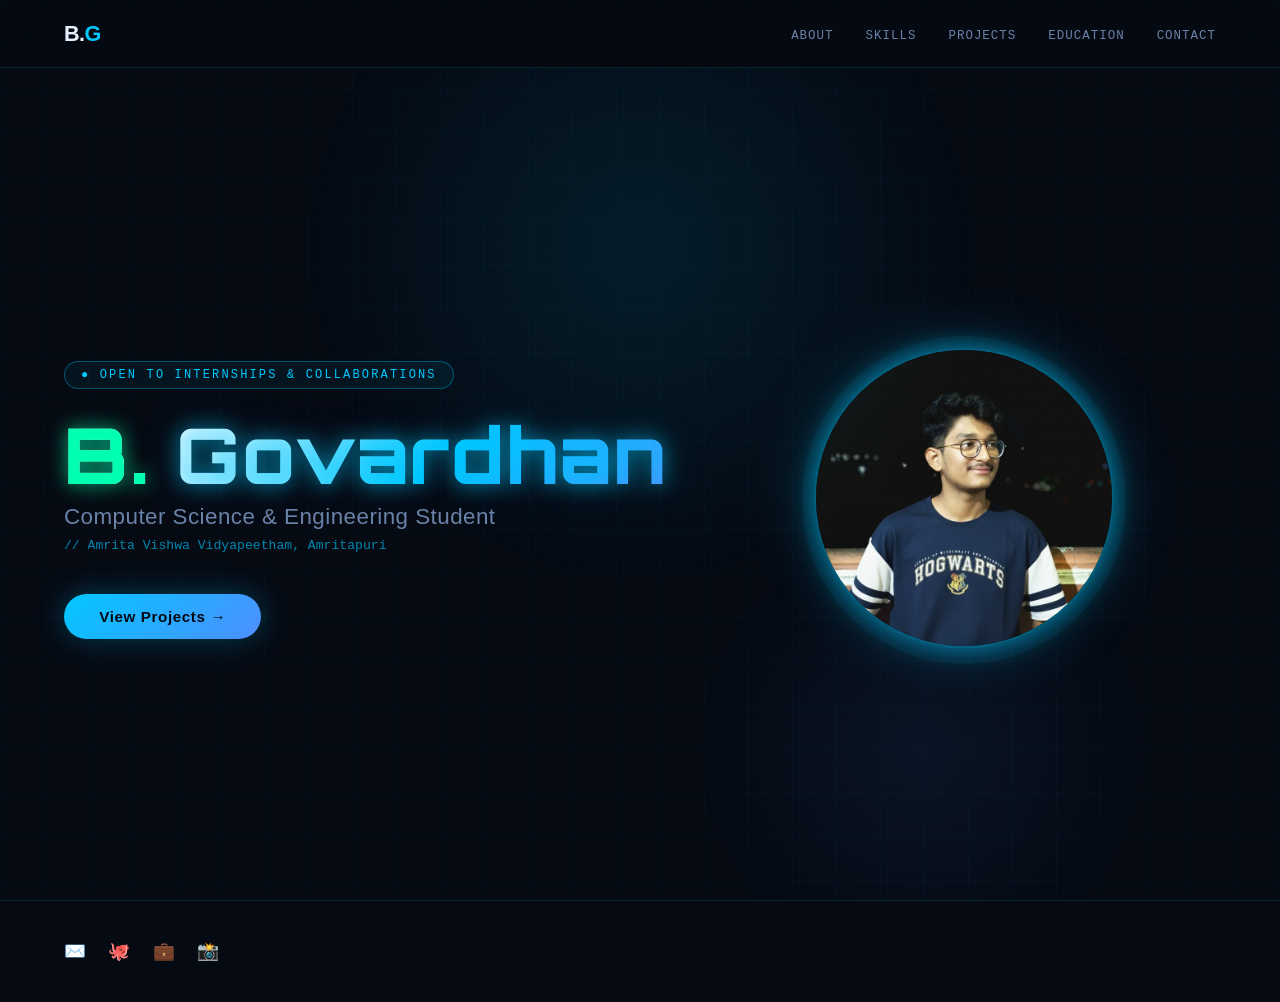
<file: index.html>
<!DOCTYPE html>
<html lang="en">
<head>
<meta charset="UTF-8">
<meta name="viewport" content="width=device-width, initial-scale=1.0">
<title>B. Govardhan — CSE Portfolio</title>

<link rel="preconnect" href="https://fonts.googleapis.com">
<link rel="preconnect" href="https://fonts.gstatic.com" crossorigin>
<link href="https://fonts.googleapis.com/css2?family=Orbitron:wght@600;800&display=swap" rel="stylesheet">

<link rel="stylesheet" href="style.css">

</head>

<body>

<nav>
  <a href="index.html" class="nav-logo">B.<span>G</span></a>

  <ul class="nav-links">
    <li><a href="about.html">About</a></li>
    <li><a href="skills.html">Skills</a></li>
    <li><a href="projects.html">Projects</a></li>
    <li><a href="education.html">Education</a></li>
    <li><a href="contact.html">Contact</a></li>
  </ul>
</nav>

<section id="hero">

  <div class="hero-container">

    <div class="hero-left">
      <div class="hero-tag">● Open to Internships & Collaborations</div>

      <h1 class="hero-name">
        <span class="first">B.</span> Govardhan
      </h1>

      <p class="hero-title">Computer Science & Engineering Student</p>
      <p class="hero-uni">// Amrita Vishwa Vidyapeetham, Amritapuri</p>

      <a href="projects.html" class="hero-cta">View Projects →</a>
    </div>

    <div class="hero-right">
      <div class="img-wrap">
        <img src="profile.webp" class="hero-img" alt="Profile">
      </div>
    </div>

  </div>

</section>

<footer>
  <div class="footer-links">
    <a href="mailto:govardhanbavisetti08@gmail.com" title="Email">✉️</a>
    <a href="https://github.com/Govardhan-hub" target="_blank" title="GitHub">🐙</a>
    <a href="https://www.linkedin.com/in/govardhan-bavisetti-b22389391/" target="_blank" title="LinkedIn">💼</a>
    <a href="https://www.instagram.com/_govardhan_21_/" target="_blank" title="Instagram">📸</a>
  </div>
</footer>

</body>
</html>
</file>
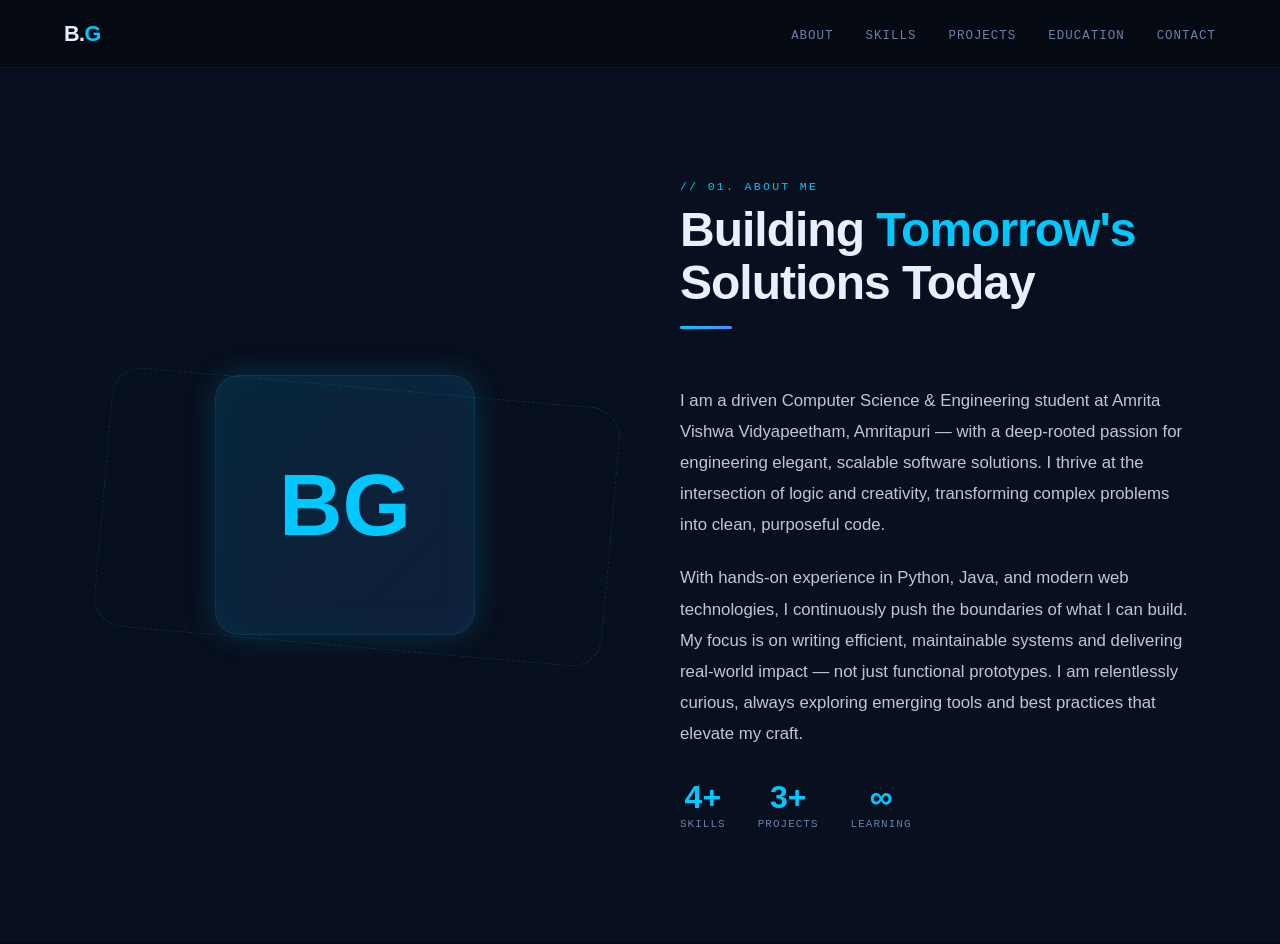
<file: about.html>
<!DOCTYPE html>
<html lang="en">
<head>
<meta charset="UTF-8">
<meta name="viewport" content="width=device-width, initial-scale=1.0">
<title>About - Govardhan</title>

<link rel="stylesheet" href="style.css">

</head>

<body>

<nav>
  <a href="index.html" class="nav-logo">B.<span>G</span></a>

  <ul class="nav-links">
    <li><a href="about.html">About</a></li>
    <li><a href="skills.html">Skills</a></li>
    <li><a href="projects.html">Projects</a></li>
    <li><a href="education.html">Education</a></li>
    <li><a href="contact.html">Contact</a></li>
  </ul>
</nav>

<section id="about">

  <div class="about-inner">

    <div class="about-avatar-wrap">
      <div class="about-avatar">BG</div>
    </div>

    <div class="about-text">

      <div class="section-label">// 01. About Me</div>
      <h2 class="section-title">Building <span>Tomorrow's</span> Solutions Today</h2>
      <div class="section-line"></div>

      <p>
        I am a driven Computer Science & Engineering student at Amrita Vishwa Vidyapeetham, Amritapuri — with a deep-rooted passion for engineering elegant, scalable software solutions. I thrive at the intersection of logic and creativity, transforming complex problems into clean, purposeful code.
      </p>

      <p>
        With hands-on experience in Python, Java, and modern web technologies, I continuously push the boundaries of what I can build. My focus is on writing efficient, maintainable systems and delivering real-world impact — not just functional prototypes. I am relentlessly curious, always exploring emerging tools and best practices that elevate my craft.
      </p>

      <div class="about-stats">

        <div class="stat-item">
          <div class="stat-num">4+</div>
          <div class="stat-label">Skills</div>
        </div>

        <div class="stat-item">
          <div class="stat-num">3+</div>
          <div class="stat-label">Projects</div>
        </div>

        <div class="stat-item">
          <div class="stat-num">∞</div>
          <div class="stat-label">Learning</div>
        </div>

      </div>

    </div>

  </div>

</section>

</body>
</html>
</file>
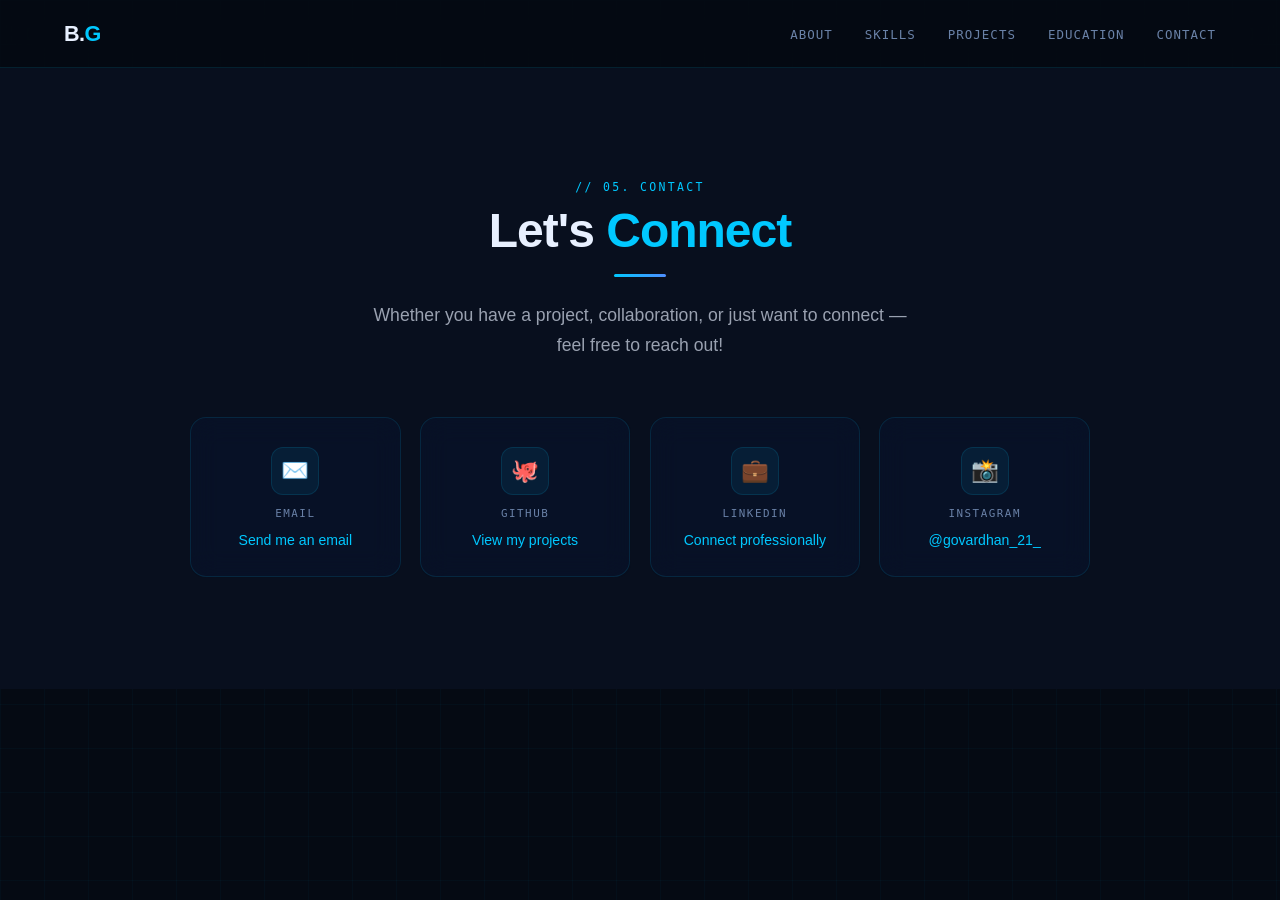
<file: contact.html>
<!DOCTYPE html>
<html lang="en">
<head>
<meta charset="UTF-8">
<meta name="viewport" content="width=device-width, initial-scale=1.0">
<title>Contact - Govardhan</title>

<link rel="stylesheet" href="style.css">

</head>

<body>

<nav>
  <a href="index.html" class="nav-logo">B.<span>G</span></a>

  <ul class="nav-links">
    <li><a href="about.html">About</a></li>
    <li><a href="skills.html">Skills</a></li>
    <li><a href="projects.html">Projects</a></li>
    <li><a href="education.html">Education</a></li>
    <li><a href="contact.html">Contact</a></li>
  </ul>
</nav>

<section id="contact">

  <div class="contact-inner">

    <div class="section-label">// 05. Contact</div>
    <h2 class="section-title">Let's <span>Connect</span></h2>
    <div class="section-line" style="margin: 0 auto 1.5rem;"></div>

    <p class="contact-lead">
      Whether you have a project, collaboration, or just want to connect — feel free to reach out!
    </p>

    <div class="contact-grid">

      <a href="mailto:govardhanbavisetti08@gmail.com" class="contact-card">
        <div class="contact-icon">✉️</div>
        <div class="contact-label">Email</div>
        <div class="contact-value">Send me an email</div>
      </a>

      <a href="https://github.com/Govardhan-hub" target="_blank" class="contact-card">
        <div class="contact-icon">🐙</div>
        <div class="contact-label">GitHub</div>
        <div class="contact-value">View my projects</div>
      </a>

      <a href="https://www.linkedin.com/in/govardhan-bavisetti-b22389391/" target="_blank" class="contact-card">
        <div class="contact-icon">💼</div>
        <div class="contact-label">LinkedIn</div>
        <div class="contact-value">Connect professionally</div>
      </a>

      <a href="https://www.instagram.com/_govardhan_21_/" target="_blank" class="contact-card">
        <div class="contact-icon">📸</div>
        <div class="contact-label">Instagram</div>
        <div class="contact-value">@govardhan_21_</div>
      </a>

    </div>

  </div>

</section>

</body>
</html>
</file>
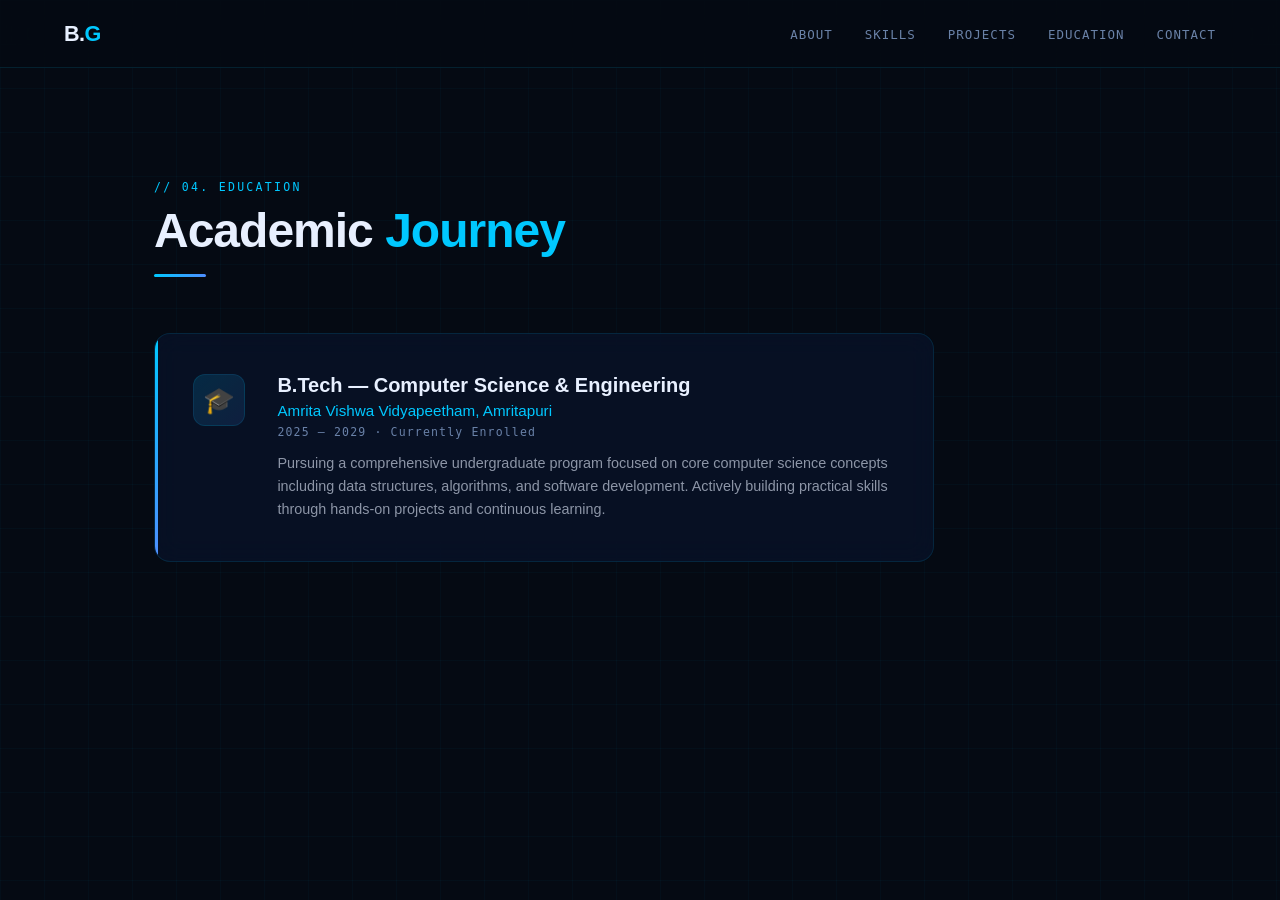
<file: education.html>
<!DOCTYPE html>
<html lang="en">
<head>
<meta charset="UTF-8">
<meta name="viewport" content="width=device-width, initial-scale=1.0">
<title>Education - Govardhan</title>

<link rel="stylesheet" href="style.css">

</head>

<body>

<!-- NAVBAR -->
<nav>
  <a href="index.html" class="nav-logo">B.<span>G</span></a>

  <ul class="nav-links">
    <li><a href="about.html">About</a></li>
    <li><a href="skills.html">Skills</a></li>
    <li><a href="projects.html">Projects</a></li>
    <li><a href="education.html">Education</a></li>
    <li><a href="contact.html">Contact</a></li>
  </ul>
</nav>

<!-- EDUCATION SECTION -->
<section id="education">

  <div class="section-label">// 04. Education</div>
  <h2 class="section-title">Academic <span>Journey</span></h2>
  <div class="section-line"></div>

  <div class="edu-card">

    <div class="edu-icon">🎓</div>

    <div>
      <div class="edu-degree">B.Tech — Computer Science & Engineering</div>
      <div class="edu-uni">Amrita Vishwa Vidyapeetham, Amritapuri</div>
      <div class="edu-period">2025 – 2029 · Currently Enrolled</div>

      <p class="edu-desc">
        Pursuing a comprehensive undergraduate program focused on core computer science concepts including data structures, algorithms, and software development. Actively building practical skills through hands-on projects and continuous learning.
      </p>
    </div>

  </div>

</section>

</body>
</html>
</file>
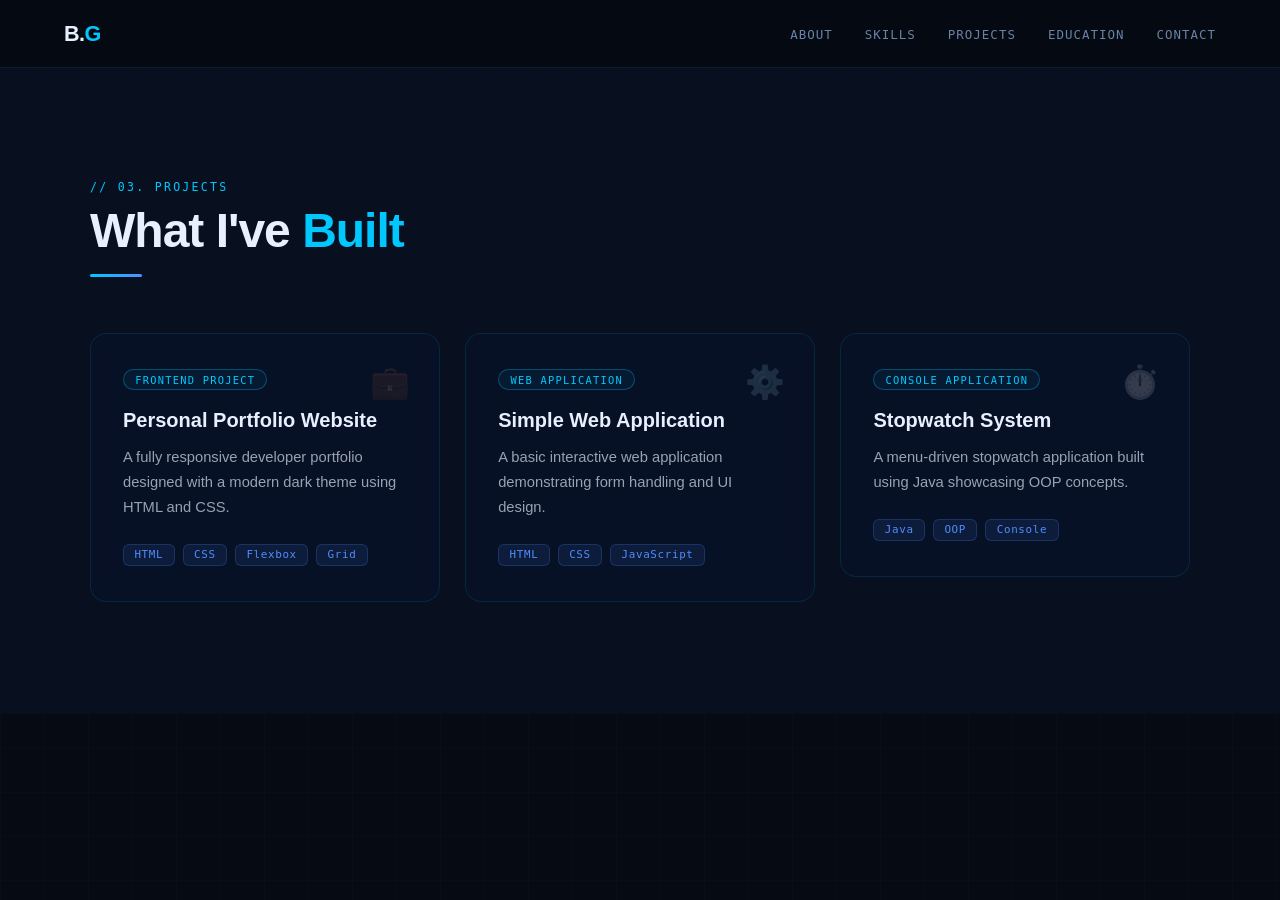
<file: projects.html>
<!DOCTYPE html>
<html lang="en">
<head>
<meta charset="UTF-8">
<meta name="viewport" content="width=device-width, initial-scale=1.0">
<title>Projects - Govardhan</title>

<link rel="stylesheet" href="style.css">

</head>

<body>

<!-- NAVBAR -->
<nav>
  <a href="index.html" class="nav-logo">B.<span>G</span></a>

  <ul class="nav-links">
    <li><a href="about.html">About</a></li>
    <li><a href="skills.html">Skills</a></li>
    <li><a href="projects.html">Projects</a></li>
    <li><a href="education.html">Education</a></li>
    <li><a href="contact.html">Contact</a></li>
  </ul>
</nav>

<!-- PROJECTS SECTION -->
<section id="projects">

  <div class="projects-inner">

    <div class="section-label">// 03. Projects</div>
    <h2 class="section-title">What I've <span>Built</span></h2>
    <div class="section-line"></div>

    <div class="projects-grid">

      <!-- Project 1 -->
      <div class="project-card">
        <div class="project-icon">💼</div>
        <div class="project-badge">Frontend Project</div>
        <div class="project-title">Personal Portfolio Website</div>

        <p class="project-desc">
          A fully responsive developer portfolio designed with a modern dark theme using HTML and CSS.
        </p>

        <div class="project-tags">
          <span class="tag">HTML</span>
          <span class="tag">CSS</span>
          <span class="tag">Flexbox</span>
          <span class="tag">Grid</span>
        </div>
      </div>

      <!-- Project 2 -->
      <a href="webapp.html" target="_blank" style="text-decoration:none; color:inherit;">
        <div class="project-card">
          <div class="project-icon">⚙️</div>
          <div class="project-badge">Web Application</div>
          <div class="project-title">Simple Web Application</div>

          <p class="project-desc">
            A basic interactive web application demonstrating form handling and UI design.
          </p>

          <div class="project-tags">
            <span class="tag">HTML</span>
            <span class="tag">CSS</span>
            <span class="tag">JavaScript</span>
          </div>
        </div>
      </a>

      <!-- Project 3 -->
      <a href="stopwatch.html" target="_blank" style="text-decoration:none; color:inherit;">
        <div class="project-card">
          <div class="project-icon">⏱️</div>
          <div class="project-badge">Console Application</div>
          <div class="project-title">Stopwatch System</div>

          <p class="project-desc">
            A menu-driven stopwatch application built using Java showcasing OOP concepts.
          </p>

          <div class="project-tags">
            <span class="tag">Java</span>
            <span class="tag">OOP</span>
            <span class="tag">Console</span>
          </div>
        </div>
      </a>

    </div>

  </div>

</section>

</body>
</html>
</file>
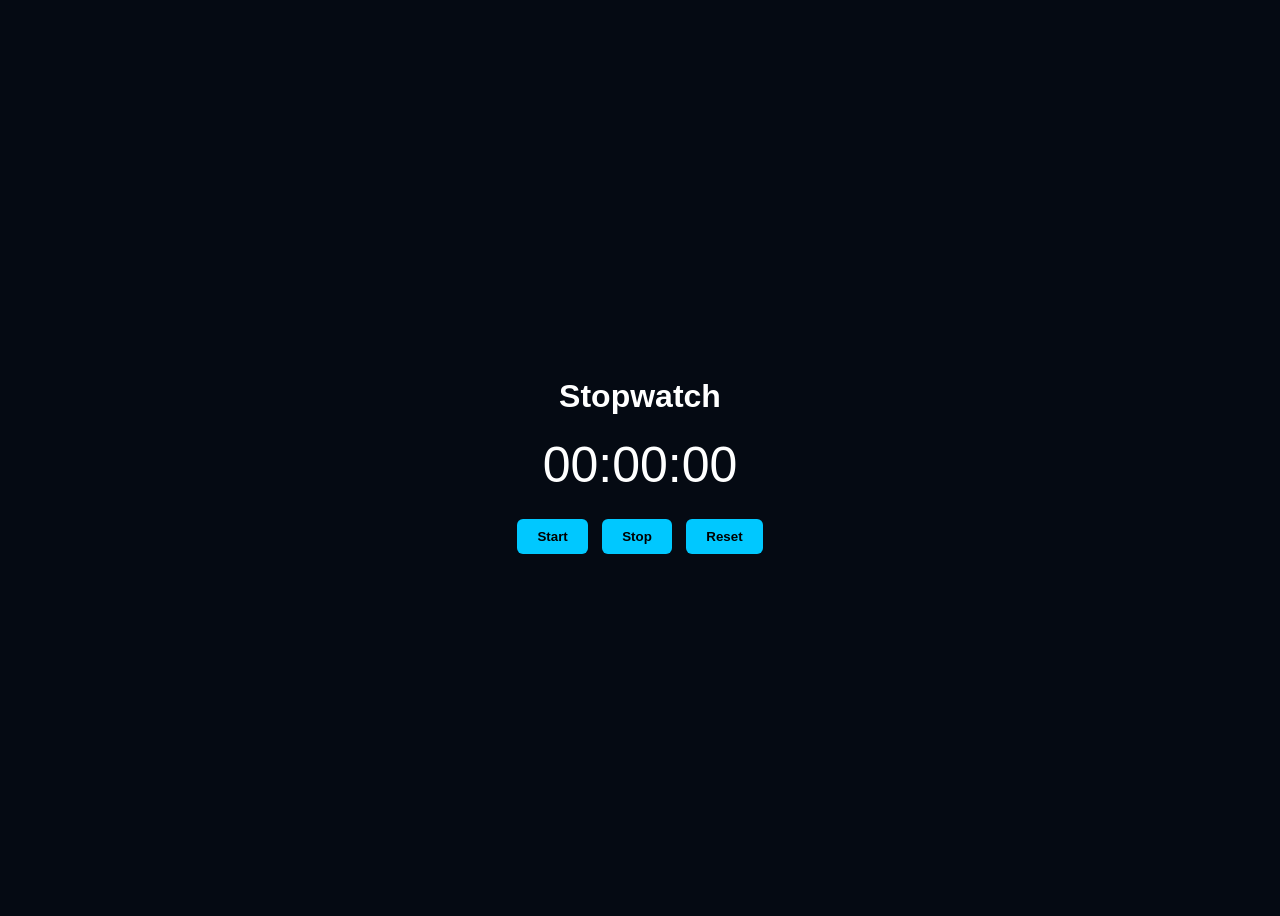
<file: stopwatch.html>
<!DOCTYPE html>
<html>
<head>
  <title>Stopwatch</title>

  <style>
    body {
      background: #050a13;
      color: white;
      display: flex;
      justify-content: center;
      align-items: center;
      height: 100vh;
      font-family: Arial;
    }

    .box {
      text-align: center;
    }

    .time {
      font-size: 50px;
      margin-bottom: 20px;
    }

    button {
      padding: 10px 20px;
      margin: 5px;
      border: none;
      background: #00c8ff;
      color: black;
      font-weight: bold;
      border-radius: 6px;
      cursor: pointer;
    }

    button:hover {
      background: #009fd1;
    }
  </style>
</head>

<body>

<div class="box">
  <h1>Stopwatch</h1>
  <div class="time" id="display">00:00:00</div>

  <button onclick="start()">Start</button>
  <button onclick="stop()">Stop</button>
  <button onclick="reset()">Reset</button>
</div>

<script>
let startTime;
let elapsed = 0;
let timer;
let running = false;

function start() {
  if (!running) {
    running = true;
    startTime = Date.now() - elapsed;

    timer = setInterval(() => {
      elapsed = Date.now() - startTime;

      let seconds = Math.floor((elapsed / 1000) % 60);
      let minutes = Math.floor((elapsed / (1000 * 60)) % 60);
      let hours = Math.floor(elapsed / (1000 * 60 * 60));

      document.getElementById("display").innerText =
        format(hours) + ":" + format(minutes) + ":" + format(seconds);
    }, 1000);
  }
}

function stop() {
  running = false;
  clearInterval(timer);
}

function reset() {
  running = false;
  clearInterval(timer);
  elapsed = 0;
  document.getElementById("display").innerText = "00:00:00";
}

function format(num) {
  return num < 10 ? "0" + num : num;
}
</script>

</body>
</html>
</file>
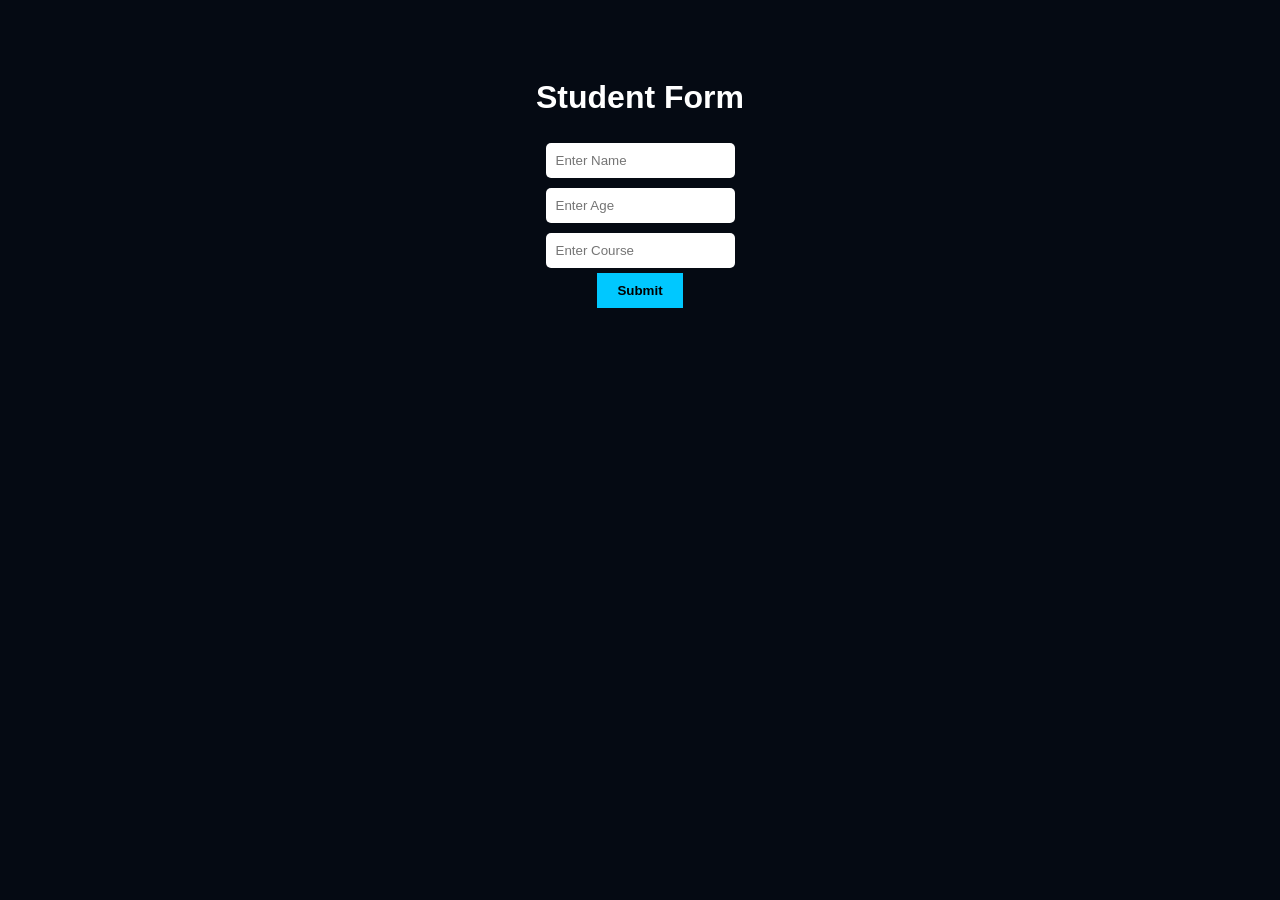
<file: webapp.html>
<!DOCTYPE html>
<html>
<head>
  <title>Student Form</title>
  <style>
    body {
      background: #050a13;
      color: white;
      font-family: Arial;
      text-align: center;
      padding-top: 50px;
    }

    input {
      padding: 10px;
      margin: 5px;
      border-radius: 5px;
      border: none;
    }

    button {
      padding: 10px 20px;
      background: #00c8ff;
      border: none;
      font-weight: bold;
    }

    .output {
      margin-top: 20px;
    }
  </style>
</head>
<body>

<h1>Student Form</h1>

<input type="text" id="name" placeholder="Enter Name"><br>
<input type="number" id="age" placeholder="Enter Age"><br>
<input type="text" id="course" placeholder="Enter Course"><br>

<button onclick="showData()">Submit</button>

<div class="output" id="result"></div>

<script>
function showData() {
  let name = document.getElementById("name").value;
  let age = document.getElementById("age").value;
  let course = document.getElementById("course").value;

  document.getElementById("result").innerHTML =
    "Name: " + name + "<br>Age: " + age + "<br>Course: " + course;
}
</script>

</body>
</html>
</file>
<file: style.css>
/* ── RESET & BASE ─────────────────────────────────────────── */
*, *::before, *::after { box-sizing: border-box; margin: 0; padding: 0; }

    :root {
      --bg:         #050a13;
      --bg2:        #080f1e;
      --surface:    rgba(10, 20, 45, 0.72);
      --border:     rgba(0, 200, 255, 0.12);
      --accent:     #00c8ff;
      --accent2:    #4f8eff;
      --accent3:    #00ffb3;
      --text:       #e8f0ff;
      --muted:      #6a82a8;
      --card-bg:    rgba(8, 18, 40, 0.80);
      --glow:       0 0 32px rgba(0,200,255,0.18);
      --glow-sm:    0 0 12px rgba(0,200,255,0.22);
      --radius:     16px;
      --nav-h:      68px;
    }

    html { scroll-behavior: smooth; font-size: 16px; }

    body {
      font-family: 'Outfit', sans-serif;
      background: var(--bg);
      color: var(--text);
      min-height: 100vh;
      overflow-x: hidden;
      position: relative;
    }

    /* grid noise overlay */
    body::before {
      content: '';
      position: fixed;
      inset: 0;
      background-image:
        linear-gradient(rgba(0,200,255,0.03) 1px, transparent 1px),
        linear-gradient(90deg, rgba(0,200,255,0.03) 1px, transparent 1px);
      background-size: 44px 44px;
      pointer-events: none;
      z-index: 0;
    }

    section, nav, footer { position: relative; z-index: 1; }

    /* ── SCROLLBAR ─────────────────────────────────────────────── */
    ::-webkit-scrollbar { width: 5px; }
    ::-webkit-scrollbar-track { background: var(--bg); }
    ::-webkit-scrollbar-thumb { background: var(--accent); border-radius: 99px; }

    /* ── NAV ───────────────────────────────────────────────────── */
    nav {
      position: sticky;
      top: 0;
      height: var(--nav-h);
      display: flex;
      align-items: center;
      justify-content: space-between;
      padding: 0 5vw;
      background: rgba(5,10,19,0.82);
      backdrop-filter: blur(18px);
      -webkit-backdrop-filter: blur(18px);
      border-bottom: 1px solid var(--border);
      z-index: 100;
    }

    .nav-logo {
      font-family: 'Syne', sans-serif;
      font-size: 1.35rem;
      font-weight: 800;
      letter-spacing: -0.5px;
      color: var(--text);
      text-decoration: none;
    }
    .nav-logo span { color: var(--accent); }

    .nav-links {
      display: flex;
      gap: 2rem;
      list-style: none;
    }
    .nav-links a {
      font-family: 'DM Mono', monospace;
      font-size: 0.78rem;
      color: var(--muted);
      text-decoration: none;
      letter-spacing: 0.08em;
      text-transform: uppercase;
      transition: color 0.25s;
      position: relative;
    }
    .nav-links a::after {
      content: '';
      position: absolute;
      bottom: -3px; left: 0;
      width: 0; height: 1px;
      background: var(--accent);
      transition: width 0.3s ease;
    }
    .nav-links a:hover { color: var(--accent); }
    .nav-links a:hover::after { width: 100%; }

    /* ── HERO ──────────────────────────────────────────────────── */
    #hero {
      min-height: calc(100vh - var(--nav-h));
      display: grid;
      place-items: center;
      text-align: center;
      padding: 6rem 5vw 4rem;
      position: relative;
      overflow: hidden;
    }

    /* glowing orb blobs */
    #hero::before {
      content: '';
      position: absolute;
      width: 680px; height: 680px;
      border-radius: 50%;
      background: radial-gradient(circle, rgba(0,200,255,0.10) 0%, transparent 70%);
      top: -160px; left: 50%;
      transform: translateX(-50%);
      pointer-events: none;
      animation: pulsate 6s ease-in-out infinite;
    }
    #hero::after {
      content: '';
      position: absolute;
      width: 460px; height: 460px;
      border-radius: 50%;
      background: radial-gradient(circle, rgba(79,142,255,0.08) 0%, transparent 70%);
      bottom: -80px; right: 10%;
      pointer-events: none;
      animation: pulsate 8s ease-in-out 2s infinite;
    }

    @keyframes pulsate {
      0%, 100% { opacity: 0.7; transform: translateX(-50%) scale(1); }
      50% { opacity: 1; transform: translateX(-50%) scale(1.08); }
    }

    .hero-tag {
      display: inline-block;
      font-family: 'DM Mono', monospace;
      font-size: 0.75rem;
      letter-spacing: 0.18em;
      text-transform: uppercase;
      color: var(--accent);
      border: 1px solid rgba(0,200,255,0.35);
      padding: 0.35rem 1rem;
      border-radius: 99px;
      margin-bottom: 1.8rem;
      background: rgba(0,200,255,0.06);
      animation: fadeDown 0.8s ease both;
    }

    @keyframes fadeDown {
      from { opacity: 0; transform: translateY(-14px); }
      to   { opacity: 1; transform: translateY(0); }
    }
    @keyframes fadeUp {
      from { opacity: 0; transform: translateY(20px); }
      to   { opacity: 1; transform: translateY(0); }
    }

    .hero-name {
  font-family: 'Orbitron', sans-serif;
  font-size: clamp(3rem, 8vw, 6.5rem);
  font-weight: 800;
  line-height: 1;
  letter-spacing: 2px;
  margin-bottom: 0.6rem;

  background: linear-gradient(135deg, #ffffff 20%, #00c8ff 60%, #4f8eff 100%);
  -webkit-background-clip: text;
  -webkit-text-fill-color: transparent;
  background-clip: text;

  text-shadow: 
    0 0 20px rgba(0,200,255,0.6),
    0 0 40px rgba(0,200,255,0.25);

  animation: fadeUp 0.9s 0.2s ease both;
}
    

    .hero-title {
      font-size: clamp(1rem, 2.5vw, 1.4rem);
      color: var(--muted);
      font-weight: 300;
      letter-spacing: 0.02em;
      margin-bottom: 0.5rem;
      animation: fadeUp 0.9s 0.35s ease both;
    }

    .hero-uni {
      font-family: 'DM Mono', monospace;
      font-size: 0.82rem;
      color: rgba(0,200,255,0.65);
      margin-bottom: 2.6rem;
      animation: fadeUp 0.9s 0.45s ease both;
    }

    .hero-cta {
      display: inline-flex;
      align-items: center;
      gap: 0.6rem;
      padding: 0.85rem 2.2rem;
      background: linear-gradient(135deg, var(--accent), var(--accent2));
      color: #030810;
      font-family: 'Syne', sans-serif;
      font-weight: 700;
      font-size: 0.95rem;
      letter-spacing: 0.04em;
      border-radius: 99px;
      text-decoration: none;
      box-shadow: 0 0 28px rgba(0,200,255,0.30), 0 4px 16px rgba(0,0,0,0.4);
      transition: box-shadow 0.3s, transform 0.25s, filter 0.3s;
      animation: fadeUp 0.9s 0.55s ease both;
    }
    .hero-cta:hover {
      transform: translateY(-3px) scale(1.04);
      box-shadow: 0 0 48px rgba(0,200,255,0.55), 0 8px 24px rgba(0,0,0,0.5);
      filter: brightness(1.1);
    }

    .hero-scroll-hint {
      position: absolute;
      bottom: 2.2rem;
      left: 50%;
      transform: translateX(-50%);
      display: flex;
      flex-direction: column;
      align-items: center;
      gap: 0.4rem;
      color: var(--muted);
      font-family: 'DM Mono', monospace;
      font-size: 0.65rem;
      letter-spacing: 0.14em;
      text-transform: uppercase;
      animation: fadeUp 1s 1s ease both;
    }
    .scroll-line {
      width: 1px;
      height: 46px;
      background: linear-gradient(to bottom, var(--accent), transparent);
      animation: scrollDrop 1.8s ease-in-out infinite;
    }
    @keyframes scrollDrop {
      0%   { opacity: 0; transform: scaleY(0); transform-origin: top; }
      40%  { opacity: 1; transform: scaleY(1); transform-origin: top; }
      80%  { opacity: 0; transform: scaleY(0); transform-origin: bottom; }
      100% { opacity: 0; }
    }

    /* ── SECTION COMMONS ───────────────────────────────────────── */
    section {
      padding: 7rem 5vw;
    }

    .section-label {
      font-family: 'DM Mono', monospace;
      font-size: 0.72rem;
      letter-spacing: 0.2em;
      text-transform: uppercase;
      color: var(--accent);
      margin-bottom: 0.7rem;
    }

    .section-title {
      font-family: 'Syne', sans-serif;
      font-size: clamp(2rem, 4vw, 3rem);
      font-weight: 800;
      letter-spacing: -1px;
      line-height: 1.1;
      color: var(--text);
      margin-bottom: 1rem;
    }
    .section-title span { color: var(--accent); }

    .section-line {
      width: 52px; height: 3px;
      background: linear-gradient(90deg, var(--accent), var(--accent2));
      border-radius: 99px;
      margin-bottom: 3.5rem;
    }

    /* ── ABOUT ─────────────────────────────────────────────────── */
    #about {
      background: var(--bg2);
    }

    .about-inner {
      display: grid;
      grid-template-columns: 1fr 1fr;
      gap: 5rem;
      align-items: center;
      max-width: 1100px;
      margin: 0 auto;
    }

    .about-avatar-wrap {
      position: relative;
      display: flex;
      justify-content: center;
    }

    .about-avatar {
      width: 260px; height: 260px;
      border-radius: 24px;
      background: linear-gradient(135deg, rgba(0,200,255,0.12), rgba(79,142,255,0.12));
      border: 1px solid var(--border);
      display: flex;
      align-items: center;
      justify-content: center;
      font-family: 'Syne', sans-serif;
      font-size: 5.5rem;
      font-weight: 800;
      color: var(--accent);
      box-shadow: var(--glow), inset 0 0 40px rgba(0,200,255,0.06);
      position: relative;
      transition: box-shadow 0.4s;
    }
    .about-avatar:hover {
      box-shadow: 0 0 60px rgba(0,200,255,0.32), inset 0 0 60px rgba(0,200,255,0.10);
    }

    .about-avatar-wrap::before {
      content: '';
      position: absolute;
      width: 100%; height: 100%;
      border-radius: 30px;
      border: 1px dashed rgba(0,200,255,0.18);
      transform: rotate(5deg);
      top: 12px; left: 12px;
      pointer-events: none;
    }

    .about-text p {
      font-size: 1.05rem;
      line-height: 1.85;
      color: rgba(232,240,255,0.82);
      font-weight: 300;
      margin-bottom: 1.4rem;
    }

    .about-stats {
      display: flex;
      gap: 2rem;
      margin-top: 2rem;
    }
    .stat-item {
      text-align: center;
    }
    .stat-num {
      font-family: 'Syne', sans-serif;
      font-size: 2rem;
      font-weight: 800;
      color: var(--accent);
      line-height: 1;
    }
    .stat-label {
      font-family: 'DM Mono', monospace;
      font-size: 0.68rem;
      letter-spacing: 0.1em;
      text-transform: uppercase;
      color: var(--muted);
      margin-top: 0.3rem;
    }

    /* ── SKILLS ────────────────────────────────────────────────── */
    #skills {
      max-width: 1100px;
      margin: 0 auto;
      padding: 7rem 5vw;
    }

    .skills-grid {
      display: grid;
      grid-template-columns: repeat(auto-fit, minmax(220px, 1fr));
      gap: 1.5rem;
    }

    .skill-card {
      background: var(--card-bg);
      border: 1px solid var(--border);
      border-radius: var(--radius);
      padding: 2rem 1.8rem;
      backdrop-filter: blur(12px);
      position: relative;
      overflow: hidden;
      transition: transform 0.3s ease, box-shadow 0.3s ease, border-color 0.3s;
      cursor: default;
    }
    .skill-card::before {
      content: '';
      position: absolute;
      top: 0; left: 0; right: 0;
      height: 2px;
      background: var(--card-accent);
      opacity: 0.7;
      transition: opacity 0.3s;
    }
    .skill-card:hover {
      transform: translateY(-6px);
      box-shadow: 0 16px 40px rgba(0,0,0,0.5), var(--glow-sm);
      border-color: rgba(0,200,255,0.28);
    }
    .skill-card:hover::before { opacity: 1; }

    .skill-icon {
      font-size: 2.4rem;
      margin-bottom: 1rem;
      display: block;
    }
    .skill-name {
      font-family: 'Syne', sans-serif;
      font-weight: 700;
      font-size: 1.15rem;
      margin-bottom: 0.4rem;
    }
    .skill-level {
      font-family: 'DM Mono', monospace;
      font-size: 0.72rem;
      color: var(--muted);
      letter-spacing: 0.1em;
      margin-bottom: 1.1rem;
    }

    .skill-bar-bg {
      height: 5px;
      background: rgba(255,255,255,0.07);
      border-radius: 99px;
      overflow: hidden;
    }
    .skill-bar-fill {
      height: 100%;
      border-radius: 99px;
      background: var(--card-accent);
      box-shadow: 0 0 10px rgba(0,200,255,0.4);
      animation: growBar 1.4s cubic-bezier(0.4,0,0.2,1) both;
    }
    @keyframes growBar {
      from { width: 0 !important; }
    }

    .skill-card.py  { --card-accent: linear-gradient(90deg, #3776ab, #ffd343); }
    .skill-card.java{ --card-accent: linear-gradient(90deg, #f89820, #e76f00); }
    .skill-card.html{ --card-accent: linear-gradient(90deg, #e34c26, #f06529); }
    .skill-card.css { --card-accent: linear-gradient(90deg, #1572b6, #33a9dc); }

    /* ── PROJECTS ──────────────────────────────────────────────── */
    #projects {
      background: var(--bg2);
      padding: 7rem 5vw;
    }

    .projects-inner { max-width: 1100px; margin: 0 auto; }

    .projects-grid {
      display: grid;
      grid-template-columns: repeat(auto-fit, minmax(300px, 1fr));
      gap: 1.6rem;
    }

    .project-card {
      background: var(--card-bg);
      border: 1px solid var(--border);
      border-radius: var(--radius);
      padding: 2.2rem 2rem;
      backdrop-filter: blur(14px);
      position: relative;
      overflow: hidden;
      transition: transform 0.35s ease, box-shadow 0.35s, border-color 0.3s;
    }
    .project-card::after {
      content: '';
      position: absolute;
      inset: 0;
      background: linear-gradient(135deg, rgba(0,200,255,0.04) 0%, transparent 60%);
      opacity: 0;
      transition: opacity 0.35s;
    }
    .project-card:hover {
      transform: translateY(-8px) scale(1.01);
      box-shadow: 0 24px 56px rgba(0,0,0,0.6), 0 0 30px rgba(0,200,255,0.12);
      border-color: rgba(0,200,255,0.3);
    }
    .project-card:hover::after { opacity: 1; }

    .project-badge {
      display: inline-block;
      font-family: 'DM Mono', monospace;
      font-size: 0.65rem;
      letter-spacing: 0.12em;
      text-transform: uppercase;
      color: var(--accent);
      border: 1px solid rgba(0,200,255,0.3);
      padding: 0.22rem 0.7rem;
      border-radius: 99px;
      margin-bottom: 1.2rem;
      background: rgba(0,200,255,0.06);
    }

    .project-title {
      font-family: 'Syne', sans-serif;
      font-size: 1.25rem;
      font-weight: 700;
      margin-bottom: 0.8rem;
      color: var(--text);
    }

    .project-desc {
      font-size: 0.92rem;
      line-height: 1.7;
      color: rgba(232,240,255,0.65);
      font-weight: 300;
      margin-bottom: 1.5rem;
    }

    .project-tags {
      display: flex;
      flex-wrap: wrap;
      gap: 0.5rem;
    }
    .tag {
      font-family: 'DM Mono', monospace;
      font-size: 0.68rem;
      color: var(--accent2);
      background: rgba(79,142,255,0.10);
      border: 1px solid rgba(79,142,255,0.2);
      padding: 0.2rem 0.65rem;
      border-radius: 6px;
      letter-spacing: 0.06em;
    }

    .project-icon {
      position: absolute;
      top: 1.8rem; right: 1.8rem;
      font-size: 2rem;
      opacity: 0.18;
      transition: opacity 0.3s;
    }
    .project-card:hover .project-icon { opacity: 0.4; }

    /* ── EDUCATION ─────────────────────────────────────────────── */
    #education {
      max-width: 1100px;
      margin: 0 auto;
      padding: 7rem 5vw;
    }

    .edu-card {
      background: var(--card-bg);
      border: 1px solid var(--border);
      border-radius: var(--radius);
      padding: 2.5rem 2.4rem;
      backdrop-filter: blur(14px);
      display: grid;
      grid-template-columns: auto 1fr;
      gap: 2rem;
      align-items: start;
      max-width: 780px;
      position: relative;
      overflow: hidden;
      transition: box-shadow 0.3s, border-color 0.3s;
    }
    .edu-card:hover {
      box-shadow: var(--glow);
      border-color: rgba(0,200,255,0.25);
    }

    .edu-card::before {
      content: '';
      position: absolute;
      left: 0; top: 0; bottom: 0;
      width: 3px;
      background: linear-gradient(to bottom, var(--accent), var(--accent2));
    }

    .edu-icon {
      width: 52px; height: 52px;
      border-radius: 12px;
      background: linear-gradient(135deg, rgba(0,200,255,0.15), rgba(79,142,255,0.12));
      border: 1px solid var(--border);
      display: flex; align-items: center; justify-content: center;
      font-size: 1.6rem;
    }

    .edu-degree {
      font-family: 'Syne', sans-serif;
      font-size: 1.25rem;
      font-weight: 700;
      margin-bottom: 0.3rem;
    }
    .edu-uni {
      font-size: 0.95rem;
      color: var(--accent);
      margin-bottom: 0.4rem;
    }
    .edu-period {
      font-family: 'DM Mono', monospace;
      font-size: 0.72rem;
      color: var(--muted);
      letter-spacing: 0.1em;
      margin-bottom: 0.8rem;
    }
    .edu-desc {
      font-size: 0.9rem;
      color: rgba(232,240,255,0.6);
      line-height: 1.6;
    }

    /* ── CONTACT ───────────────────────────────────────────────── */
    #contact {
      background: var(--bg2);
      padding: 7rem 5vw;
    }

    .contact-inner {
      max-width: 900px;
      margin: 0 auto;
      text-align: center;
    }

    .contact-lead {
      font-size: 1.1rem;
      color: rgba(232,240,255,0.65);
      max-width: 540px;
      margin: 0 auto 3.5rem;
      line-height: 1.7;
      font-weight: 300;
    }

    .contact-grid {
      display: grid;
      grid-template-columns: repeat(auto-fit, minmax(180px, 1fr));
      gap: 1.2rem;
    }

    .contact-card {
      background: var(--card-bg);
      border: 1px solid var(--border);
      border-radius: var(--radius);
      padding: 1.8rem 1.4rem;
      text-decoration: none;
      color: var(--text);
      backdrop-filter: blur(14px);
      display: flex;
      flex-direction: column;
      align-items: center;
      gap: 0.75rem;
      transition: transform 0.3s, box-shadow 0.3s, border-color 0.3s;
      position: relative;
      overflow: hidden;
    }
    .contact-card::before {
      content: '';
      position: absolute;
      inset: 0;
      background: linear-gradient(135deg, rgba(0,200,255,0.06) 0%, transparent 70%);
      opacity: 0;
      transition: opacity 0.3s;
    }
    .contact-card:hover {
      transform: translateY(-5px);
      box-shadow: 0 12px 32px rgba(0,0,0,0.5), var(--glow-sm);
      border-color: rgba(0,200,255,0.3);
    }
    .contact-card:hover::before { opacity: 1; }

    .contact-icon {
      width: 48px; height: 48px;
      border-radius: 12px;
      display: flex; align-items: center; justify-content: center;
      font-size: 1.4rem;
      background: rgba(0,200,255,0.08);
      border: 1px solid var(--border);
      transition: background 0.3s, transform 0.3s;
    }
    .contact-card:hover .contact-icon {
      background: rgba(0,200,255,0.16);
      transform: scale(1.1);
    }

    .contact-label {
      font-family: 'DM Mono', monospace;
      font-size: 0.68rem;
      letter-spacing: 0.14em;
      text-transform: uppercase;
      color: var(--muted);
    }
    .contact-value {
      font-size: 0.88rem;
      color: var(--accent);
      font-weight: 500;
    }

    /* ── FOOTER ────────────────────────────────────────────────── */
    footer {
      border-top: 1px solid var(--border);
      padding: 2.5rem 5vw;
      display: flex;
      align-items: center;
      justify-content: space-between;
      background: var(--bg);
      flex-wrap: wrap;
      gap: 1rem;
    }

    .footer-copy {
      font-family: 'DM Mono', monospace;
      font-size: 0.72rem;
      color: var(--muted);
      letter-spacing: 0.08em;
    }
    .footer-copy span { color: var(--accent); }

    .footer-links {
      display: flex;
      gap: 1.4rem;
    }
    .footer-links a {
      font-size: 1.1rem;
      text-decoration: none;
      color: var(--muted);
      transition: color 0.25s, transform 0.25s;
      display: inline-block;
    }
    .footer-links a:hover {
      color: var(--accent);
      transform: translateY(-2px) scale(1.15);
    }
    .hero-name .first {
  color: #00ffb3;
  -webkit-text-fill-color: #00ffb3;
  text-shadow: 0 0 20px rgba(0,255,179,0.7);
}

    /* ── RESPONSIVE ────────────────────────────────────────────── */
    @media (max-width: 768px) {
      nav { padding: 0 4vw; }
      .nav-links { gap: 1.2rem; }
      .nav-links a { font-size: 0.7rem; }

      .about-inner {
        grid-template-columns: 1fr;
        gap: 3rem;
        text-align: center;
      }
      .about-stats { justify-content: center; }
      .about-avatar-wrap::before { display: none; }

      .edu-card { grid-template-columns: 1fr; }
    }

    @media (max-width: 520px) {
      .nav-links { display: none; }
      .hero-name { letter-spacing: -1px; }
      section { padding: 5rem 4vw; }
    }
    .hero-container {
  display: grid;
  grid-template-columns: 1.1fr 0.9fr;
  align-items: center;
  gap: 2rem;
  max-width: 1200px;
  width: 100%;
  margin: 0 auto;
}

.hero-left {
  text-align: left;
}

.hero-name {
  font-size: clamp(2.5rem, 6vw, 5rem);
  text-align: left;
}

.hero-right {
  display: flex;
  justify-content: center;
}

.img-wrap {
  padding: 12px;
  border-radius: 50%; /* match circle */
  background: radial-gradient(circle, rgba(0,200,255,0.2), transparent);
  animation: floatImg 4s ease-in-out infinite;
}

.hero-img {
  width: 300px;
  height: 300px;
  border-radius: 50%; 
  object-fit: cover;

  border: 2px solid rgba(0,200,255,0.4);

  box-shadow:
    0 0 25px rgba(0,200,255,0.5),
    0 0 60px rgba(0,200,255,0.3);
}

@keyframes floatImg {
  0%,100% { transform: translateY(0); }
  50% { transform: translateY(-10px); }
}

/* mobile */
@media (max-width: 768px) {
  .hero-container {
    grid-template-columns: 1fr;
    text-align: center;
  }

  .hero-left {
    text-align: center;
  }

  .hero-name {
    text-align: center;
  }

  .hero-img {
    width: 200px;
    height: 200px;
  }
}
</file>
